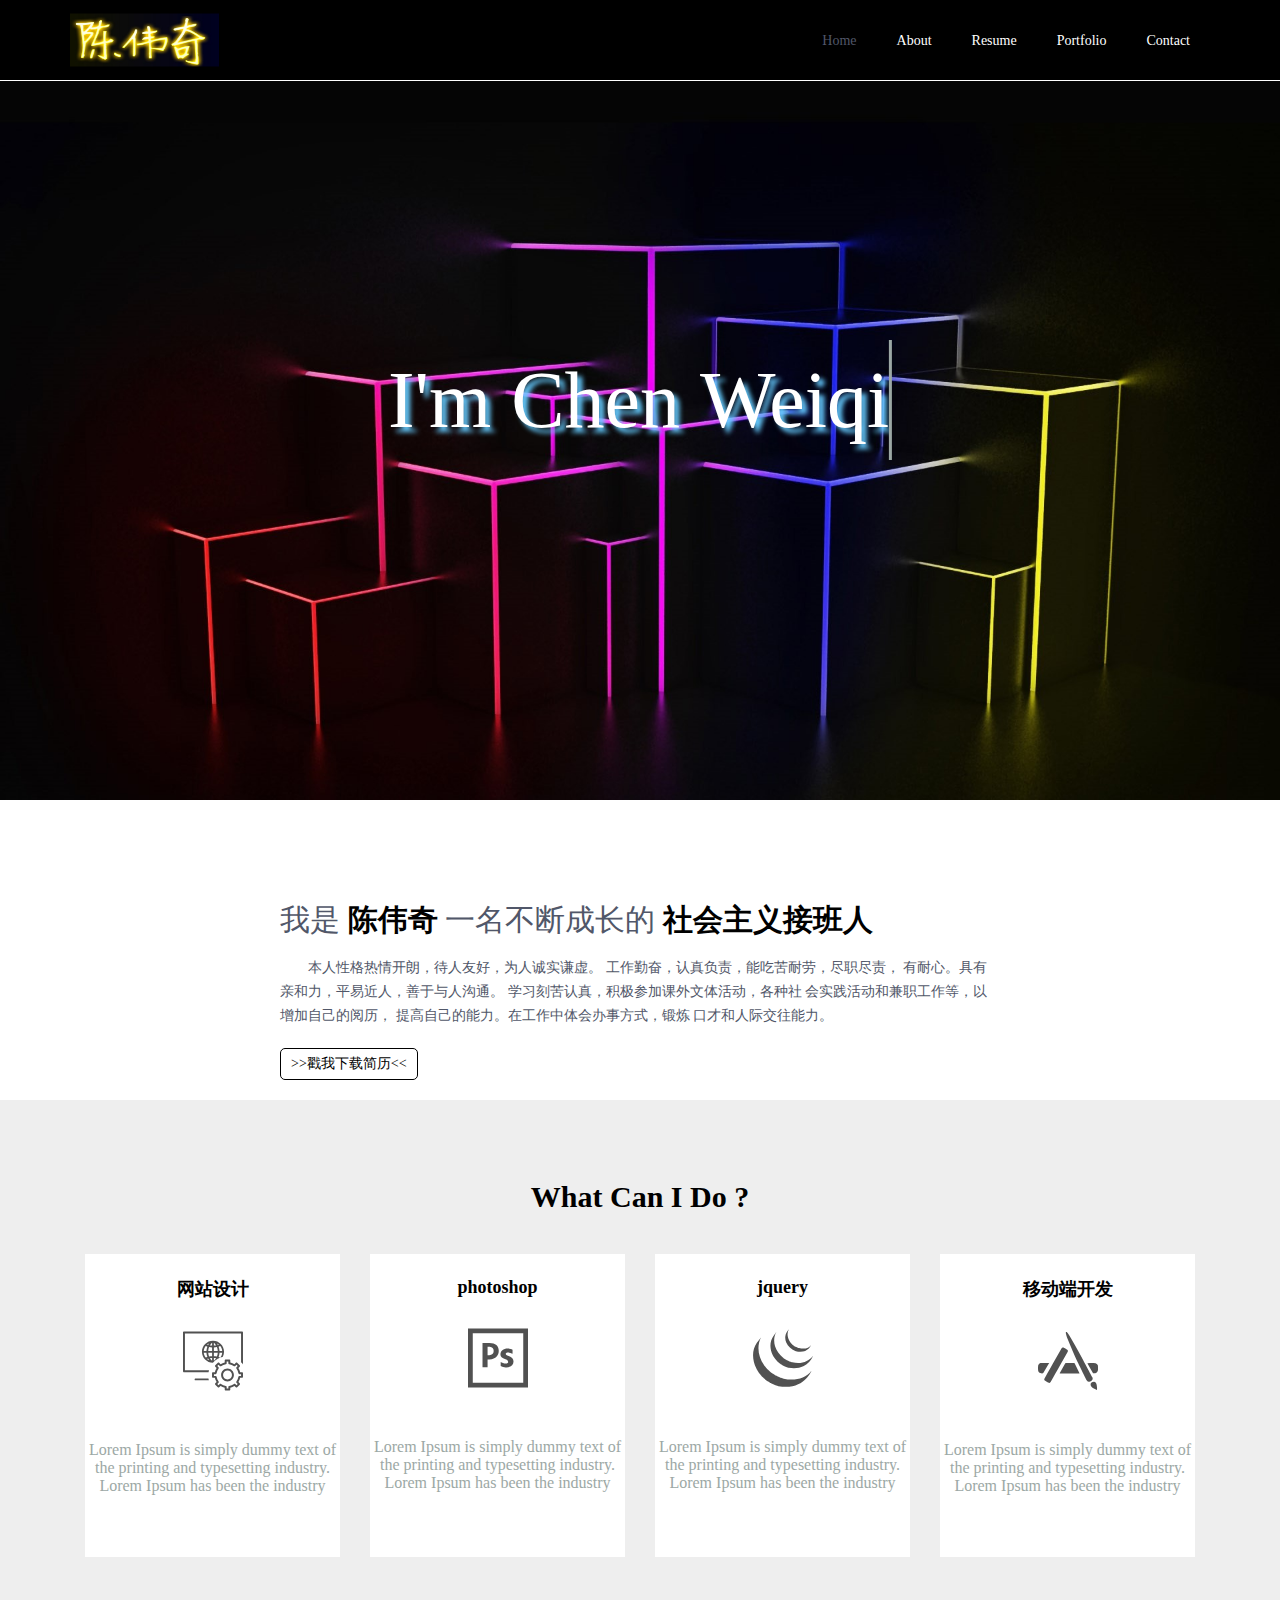
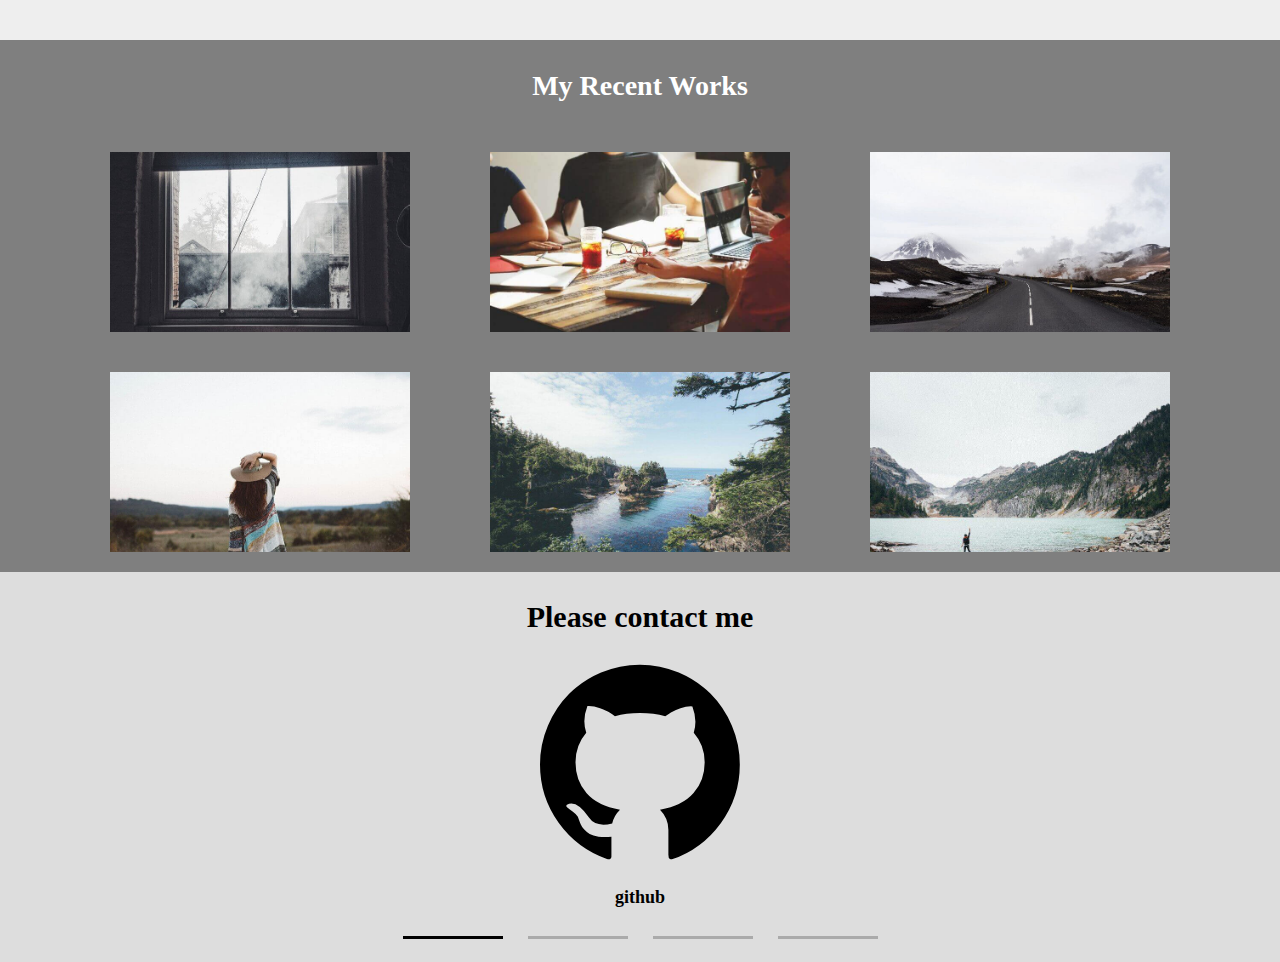
<file: index.html>
<!DOCTYPE html>
<html>
<head lang="en">
    <meta charset="UTF-8">
    <!--<meta name="viewport" content="width=device-width,user-scalable=no,initial-scale=1.0,maximum-scale=1.0,minimum-scale=1.0"/>-->
    <title>陈伟奇的个人网站</title>
    <link rel="shortcut icon" href="img/favicon.ico"/>
    <link rel="stylesheet" href="css/common.css"/>
    <link rel="stylesheet" href="css/index.css"/>
</head>
<body ondragstart=window.event.returnValue=false oncontextmenu=window.event.returnValue=false onselectstart=event.returnValue=false>
    <header id="header">
        <div class="wrapper">
            <div id="name"></div>
            <ul id="nav" class="clearfix">
                <li><a href="#home" class="selected">Home</a></li>
                <li><a href="#about">About</a></li>
                <li><a href="#resume">Resume</a></li>
                <li><a href="#portfolio">Portfolio</a></li>
                <li><a href="#contact">Contact</a></li>
            </ul>
        </div>
    </header>
    <figure id="home">
        <img src="img/banner.jpg" alt="图片加载失败"/>
        <div id="introduce">
            <p class="selected">I'm&nbsp;Chen&nbsp;Weiqi</p>
            <p>From&nbsp;R17&nbsp;Nine</p>
            <p>Teacher&nbsp;Is&nbsp;ZhangYaNan</p>
        </div>

    </figure>
    <article id="about">
        <div class="wrapper">
            <h2 class="title">
                我是
                <strong>陈伟奇</strong>
                一名不断成长的
                <strong>社会主义接班人</strong>
            </h2>
            <p class="content">&emsp;&emsp;本人性格热情开朗，待人友好，为人诚实谦虚。
                工作勤奋，认真负责，能吃苦耐劳，尽职尽责，
                有耐心。具有亲和力，平易近人，善于与人沟通。
                学习刻苦认真，积极参加课外文体活动，各种社
                会实践活动和兼职工作等，以增加自己的阅历，
                提高自己的能力。在工作中体会办事方式，锻炼
                口才和人际交往能力。
            </p>
            <a class="download">&gt;&gt;戳我下载简历&lt;&lt;</a>
        </div>

    </article>
    <div id="resume">
        <div class="wrapper">
            <h2>What Can I Do ?</h2>
            <div class="content">


            <div class="float">
                <h4>网站设计</h4>
                <img src="img/website.svg" alt=""/>
                <p>Lorem Ipsum is simply dummy text of the printing and typesetting industry. Lorem Ipsum has been the industry</p>
            </div>
            <div class="float">
                <h4>photoshop</h4>
                <img src="img/photoshop.svg" alt=""/>
                <p>Lorem Ipsum is simply dummy text of the printing and typesetting industry. Lorem Ipsum has been the industry</p>
            </div>
            <div class="float">
                <h4>jquery</h4>
                <img src="img/jquery.svg" alt=""/>
                <p>Lorem Ipsum is simply dummy text of the printing and typesetting industry. Lorem Ipsum has been the industry</p>
            </div>
            <div class="float">
                <h4>移动端开发</h4>
                <img src="img/mobile.svg" alt=""/>
                <p>Lorem Ipsum is simply dummy text of the printing and typesetting industry. Lorem Ipsum has been the industry</p>
            </div>
        </div>
        </div>
    </div>
    <div id="portfolio">
        <div class="wrapper clearfix">
            <h2>My Recent Works</h2>
            <ul class="container">
                <li><a href="./pages/maze/maze.html" target="_blank">迷宫小游戏</a></li>
                <li><a href="./pages/eyes/eye.html" target="_blank">高倍放大镜</a></li>
                <li><a href="./pages/square/square.html" target="_blank">旋转立方体</a></li>
                <li><a href="./pages/shark/shark.html" target="_blank">会动的鲨鱼</a></li>
                <li><a href="./pages/music/dongliu.html" target="_blank">音乐播放器</a></li>
                <li><a href="./pages/picturewall/picture.html" target="_blank">梦幻照片墙</a></li>
            </ul>
        </div>
    </div>
    <div id="contact">
        <div class="wrapper">
            <h2 class="title">Please contact me</h2>
            <div class="container">
                <ul class="content">
                    <li>
                        <img src="img/github.svg" alt="图片加载失败"/>
                        <p>github</p>
                    </li>
                    <li>
                        <img src="img/phone.svg" alt="图片加载失败"/>
                        <p>phone:13274600091</p>
                    </li>
                    <li>
                        <img src="img/message.svg" alt="图片加载失败"/>
                        <p>e-mail:1912923590@qq.com</p>
                    </li>
                    <li>
                        <img src="img/qq.svg" alt="图片加载失败"/>
                        <p>QQ:1912923590</p>
                    </li>
                </ul>
                <ul class="num clearfix">
                    <li class="selected"></li>
                    <li></li>
                    <li></li>
                    <li></li>
                </ul>
            </div>
        </div>
    </div>
    <script src="javascript/require.js" data-main="javascript/index"></script>
</body>
</html>
</file>
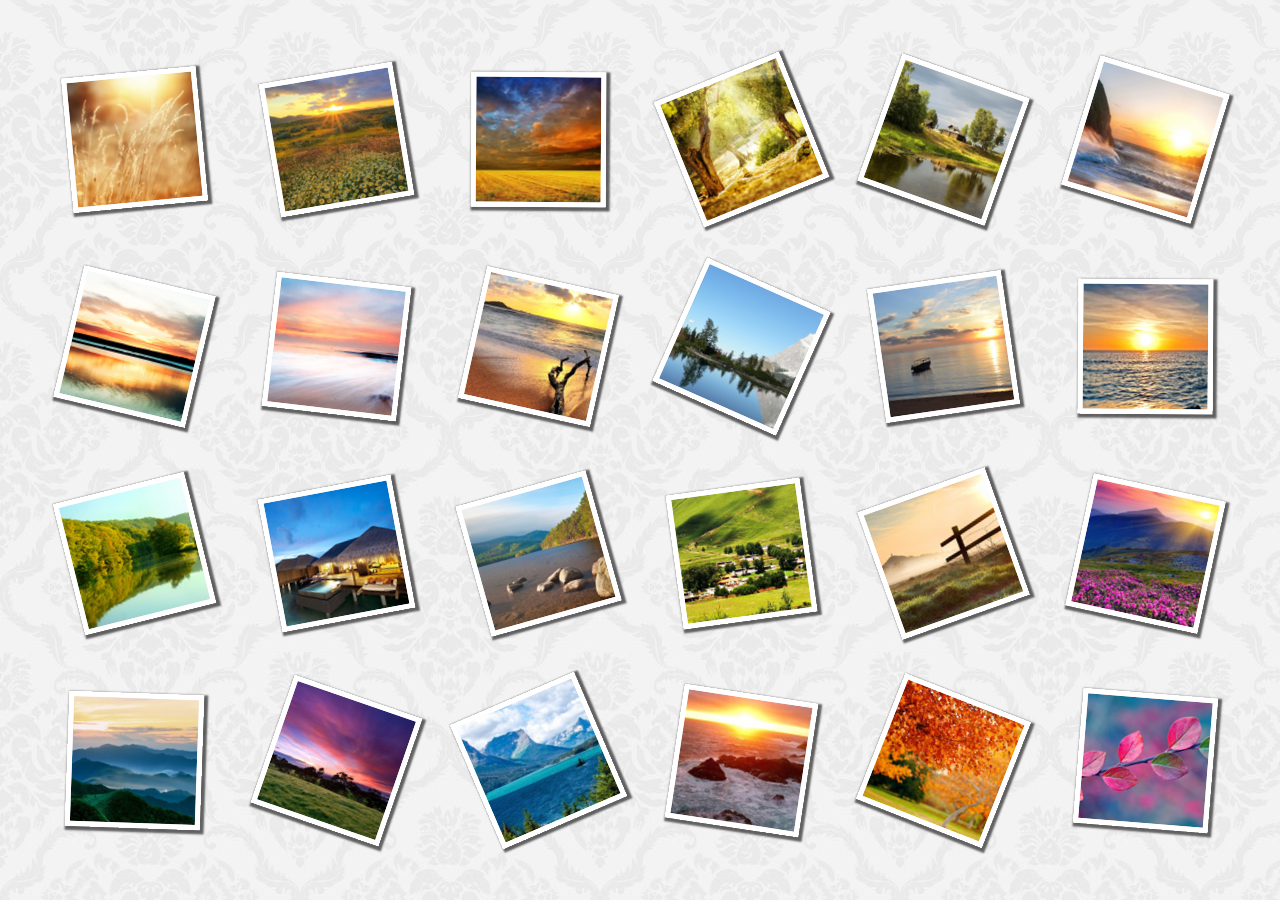
<file: pages/picturewall/picture.html>
<!DOCTYPE html>
<html>
<head lang="en">
    <meta charset="UTF-8">
    <title></title>
    <style>
        *{
            padding: 0;
            margin: 0;
        }
        body,html{
            height: 100%;
            width: 100%;
        }
        #container{
            height: 100%;
            width: 100%;
            background-image: url("img/bg.jpg");
        }
        #container .img{
            width: 125px;
            height: 125px;
            border:5px solid #fff;
            box-shadow: 2px 2px 2px 2px rgba(0,0,0,0.6);
            position: absolute;
            top:-500px;
            left:-500px;
            transition:all 1s ease;
            cursor:pointer;
        }
        #container .img span{
            display:block;
            width: 100%;
            height: 100%;
            /*opacity: 0;*/
            transition: all 1s ease;
            position:absolute;
            top:0;
            left:0;
        }
        #left,#right{
            height: 80px;
            width: 20px;
            position: absolute;
            top:50%;
            margin-top: -40px;
            cursor:pointer;
            display: none;
        }
        #left{
            left:0;
            border-radius: 0 8px 8px 0;
            background: #CCCCCC url("img/prev.png") no-repeat center;
        }
        #right{
            border-radius: 8px 0 0 8px;
            right:0;
            background: #CCCCCC url("img/next.png") no-repeat center;
        }
    </style>
</head>
<body>
<div id="container"></div>
<div id="left"></div>
<div id="right"></div>
<script>
    var oContainer=document.getElementById("container");
    var ROW= 4,COL= 6,NUM=ROW*COL;
    var THUMB_WIDTH = 125, THUMB_HEIGHT = 125,
            BIG_WIDTH = 750, BIG_HEIGHT = 500;
    var count=0;
    var nowindex=0;
    var index=0;
    var aImg;
    var imgWidth;
    var imgHeight;
    var fColGap;
    var fRowGap;
    var fBigRowGap = (oContainer.offsetHeight - BIG_HEIGHT) / 2;
    var fBigColGap = (oContainer.offsetWidth - BIG_WIDTH) / 2;
    var bFlag=true;//true 散 false 合
    var oLeft=document.getElementById("left");
    var oRight=document.getElementById("right");
    function loadSuccess(){
        for(var i=0;i<ROW;i++)
            for(var j=0;j<COL;j++){
                var oDiv=document.createElement("div");
                index++;
                oDiv.style.backgroundImage="url(img/thumbs/"+ index+".jpg)";
                oDiv.className="img";
                oDiv.innerHTML="<span></span>";
                oDiv.pos={
                    col:j,
                    row:i,
                    index:index
                };
                oContainer.appendChild(oDiv);
            }
        //定位
        aImg=oContainer.getElementsByClassName("img");
        imgWidth=aImg[0].offsetWidth;
        imgHeight=aImg[0].offsetHeight;
        fColGap=(oContainer.offsetWidth-imgWidth*COL)/(COL+1);
        fRowGap=(oContainer.offsetHeight-imgHeight*ROW)/(ROW+1);
        for(var i=0;i<NUM;i++){
            aImg[i].style.top=(fRowGap+imgHeight)*aImg[i].pos.row+fRowGap+"px";
            aImg[i].style.left=(fColGap+imgWidth)*aImg[i].pos.col+fColGap+"px";
            aImg[i].style.transitionDelay=(23-i)*100+"ms";
            aImg[i].style.transform="rotate("+ (Math.random()*50-25)+"deg)";
        }
    }
    for(var i=0;i<NUM;i++){
        var oThumbsImg=new Image();
        oThumbsImg.onload=function(){
            count++;
            if(count==NUM*2){
                loadSuccess();
            }
        };
        oThumbsImg.src="img/thumbs/"+ (i+1)+".jpg";
        var oBigImage=new Image();
        oBigImage.onload=function(){
            count++;
            if(count==NUM*2){
                loadSuccess();
            }
        };
        oBigImage.src="img/"+ (i+1)+".jpg";
    }

    oContainer.onclick=function(e){
        if(this=== e.target){
            return false;
        }
        if(bFlag){
            for(var i=0;i<aImg.length;i++){
                aImg[i].style.transitionDelay="0ms";
                aImg[i].style.top=fBigRowGap+THUMB_HEIGHT*aImg[i].pos.row+"px";
                aImg[i].style.left=fBigColGap+THUMB_WIDTH*aImg[i].pos.col+"px";
                aImg[i].style.transform="rotate(0)";
                aImg[i].style.borderWidth="2px";
                aImg[i].style.boxShadow="0 0 0 0";
                var oSpan=aImg[i].getElementsByTagName("span")[0];
                oSpan.style.opacity=1;
                var imgURL;
                if(e.target.className=="img"){
                    imgURL= e.target.pos.index;
                }else{
                    imgURL= e.target.parentNode.pos.index;
                }
                nowindex=imgURL-1;
                oSpan.style.backgroundImage="url(img/"+ imgURL+".jpg)";
                oSpan.style.backgroundPosition = -THUMB_WIDTH * aImg[i].pos.col + "px "+ (-THUMB_HEIGHT * aImg[i].pos.row) +"px";
            }
                oLeft.style.display=oRight.style.display="block";
        }else{
         for(var i=0;i<NUM;i++){
             aImg[i].style.top=(fRowGap+imgHeight)*aImg[i].pos.row+fRowGap+"px";
             aImg[i].style.left=(fColGap+imgWidth)*aImg[i].pos.col+fColGap+"px";
             aImg[i].style.transform="rotate("+ (Math.random()*50-25)+"deg)";
             aImg[i].style.borderWidth = "5px";
             aImg[i].style.boxShadow=" 2px 2px 2px 2px rgba(0,0,0,0.6)";
             var oSpan=aImg[i].getElementsByTagName("span")[0];
             oSpan.style.transitionDelay="0ms";
             oSpan.style.opacity=0;
         }
            oLeft.style.display=oRight.style.display="none";
        }
        bFlag=!bFlag;
    };

oLeft.onclick=oRight.onclick=function(){
    if(this==oLeft){
        nowindex=(nowindex+NUM-1)%NUM;
    }else{
        nowindex=(nowindex+1)%NUM;
    }
    for(var i=0;i<aImg.length;i++){
        var oSpan=aImg[i].getElementsByTagName("span")[0];
        oSpan.style.transitionDelay=Math.random()*1000+600+"ms";
        oSpan.style.backgroundImage="url(img/"+(nowindex+1)+".jpg)";
    }



};

</script>
</body>
</html>
</file>
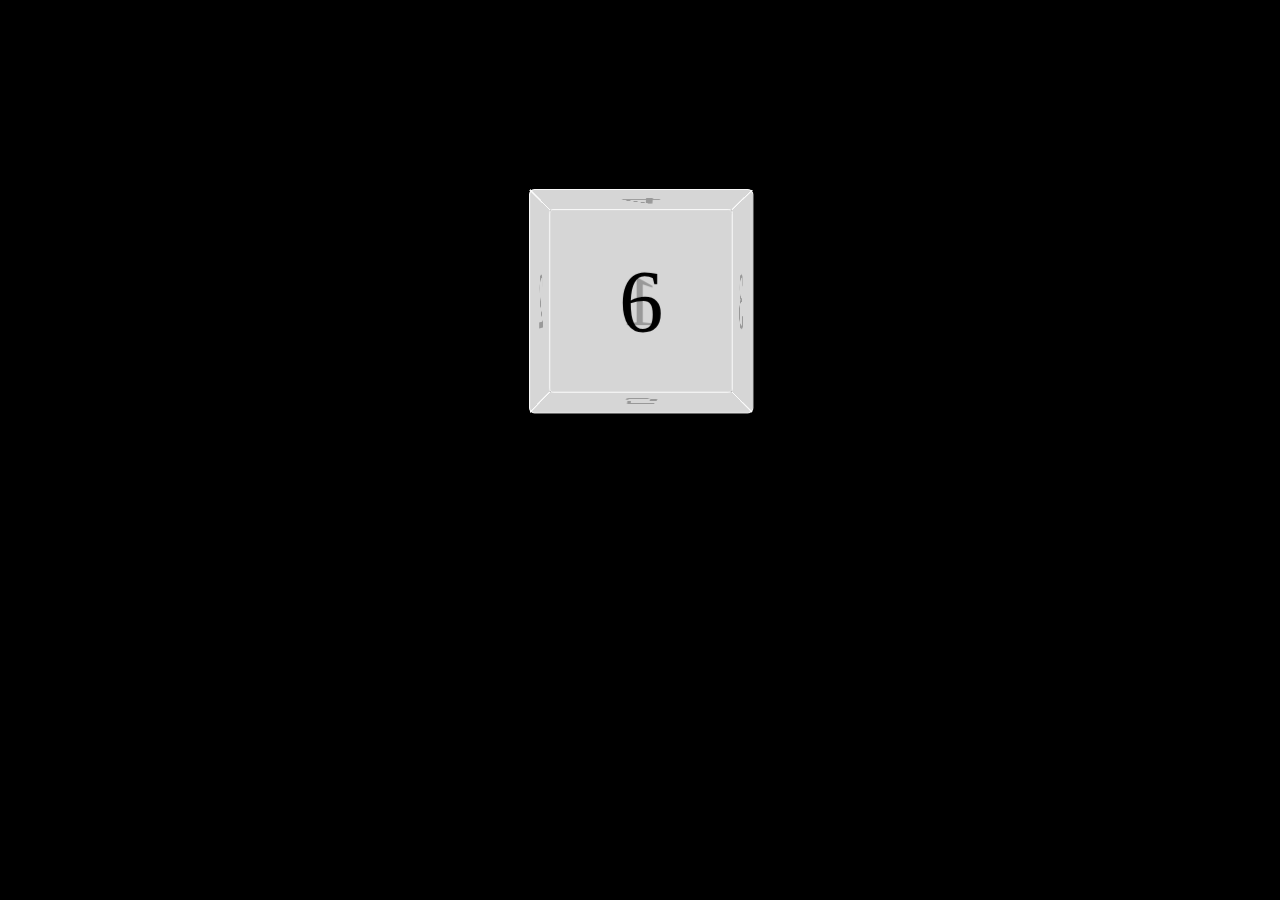
<file: pages/square/square.html>
<!DOCTYPE html>
<html lang="en">
<head>
    <meta charset="UTF-8">
    <title>Title</title>
    <style>
        * {
            margin: 0;
            padding: 0;
        }

        body {
            background: #000000;
            perspective: 1000px;
            perspective-origin: 50% 50%;
        }

        #container {
            position: relative;
            width: 200px;
            height: 200px;
            /*background: #ff0000;*/
            margin: 200px auto;
            transform-style: preserve-3d;
            animation: rotate 2s linear infinite;
        }

        .cube {
            width: 200px;
            height: 200px;
            background: rgba(255, 255, 255, 0.6);
            font-size: 80px;
            text-align: center;
            line-height: 200px;
            border: 1px solid #fff;
            border-radius: 5px;
            position: absolute;
        }

        .one {
            transform: rotateY(180deg) translateZ(100px);
            /*transform: translateZ(-100px) rotateY(180deg);*/
        }

        .two {
            transform: rotateY(-90deg) translateZ(100px);
        }

        .three {
            transform: rotateY(90deg) translateZ(100px);
        }

        .four {
            transform: rotateX(90deg) translateZ(100px);
        }

        .five {
            transform: rotateX(-90deg) translateZ(100px);
        }
        .six{
            transform: translateZ(100px);
        }
        @keyframes rotate {
            from{
                /*transform: rotateY(0deg);*/
            }
            to{
                transform: rotateY(-360deg);
            }
        }
    </style>
</head>
<body>
<div id="container">
    <div class="cube one">1</div>
    <div class="cube two">2</div>
    <div class="cube three">3</div>
    <div class="cube four">4</div>
    <div class="cube five">5</div>
    <div class="cube six">6</div>
</div>
</body>
</html>
</file>
<file: css/common.css>
*{
    padding: 0;
    margin: 0;
}
li{
    list-style: none;
}
a{
    text-decoration: none;
}
img{
   border:0;
}
.clearfix::after{
    content:"";
    display:block;
    clear:both;
}
.wrapper{
    width: 1140px;
    margin: 0 auto;
}
</file>
<file: css/index.css>
#header{
    background: #000;
    height: 80px;
    position: fixed;
    width: 100%;
    border-bottom: 1px solid #fff;
    z-index: 99;
}
#header .wrapper{
    height: 100%;
    position:relative;
}
#name{
    position:absolute;
    top: 50%;
    left:0;
    -webkit-transform: translate(0, -50%);
    -moz-transform: translate(0, -50%);
    -ms-transform: translate(0, -50%);
    -o-transform: translate(0, -50%);
    transform: translate(0, -50%);
    background: #000 url(../img/name.jpg) no-repeat center / 100% 100%;
    width: 149px;
    height: 53px;
}
#nav{
    position: absolute;
    right:0;
    top:50%;
    -webkit-transform: translate(0, -50%);
    -moz-transform: translate(0, -50%);
    -ms-transform: translate(0, -50%);
    -o-transform: translate(0, -50%);
    transform: translate(0, -50%);
}
#nav li{
    float: left;
    margin: 0 20px;
}
#nav a{
    color:#fff;
    font-size: 14px;
    cursor: pointer;
}
#nav a:hover{
    color:#515769;
}
#nav a.selected{
    color:#515769;
}
#home{
    position: relative;
    padding-top: 80px;
}
#home img{
    width: 100%;
    display: block;
}
#introduce{
    -webkit-transform: translate(-50%, -50%);
    -moz-transform: translate(-50%, -50%);
    -ms-transform: translate(-50%, -50%);
    -o-transform: translate(-50%, -50%);
    transform: translate(-50%, -50%);
    position: absolute;
    top:50%;
    left:50%;
    height: 120px;
    line-height: 120px;
    /*background: #cccccc;*/
    border-right:3px solid #9ca8a5;
    overflow: hidden;
}
#introduce .selected{
    display:inline-block;
    *display:inline;
    *zoom:1;
}
#introduce p{
    display:none;
    color:#ffffff;
    font-size: 80px;
    text-shadow: 5px 5px 5px #6cf;
}

#about{
    padding: 100px 0 20px;
}
#about .wrapper{
    width: 720px;
}
#about .title{
    margin-bottom: 15px;
    font-size: 30px;
    color: #515769;
    font-weight: 300;
}
#about .title strong{
    color:#000;
    font-weight: 700;
}
#about .content{
    font-weight: 300;
    font-size: 14px;
    line-height: 24px;
    color:#515769;
    margin-bottom: 20px;
}
#about .download{
    display: inline-block;
    color:#000;
    padding: 6px 10px;
    border:1px solid #000;
    -webkit-border-radius: 5px;
    -moz-border-radius:5px;
    -ms-border-radius:5px;
    -o-border-radius:5px;
    border-radius: 5px;
    font-size: 14px;
    cursor:pointer;
    font-weight: 400;
    transition: all 0.5s;
}
#about .download:hover{
    color:#fff;
    background: #000;
}
/*********************/
#resume{
    overflow: hidden;
    height:420px;
    padding-top: 80px;
    padding-bottom:40px;
    background: #eeeeee;
}
#resume h2{
   font-size: 30px;
    font-weight: 700;
    text-align: center;
    margin: 0 auto 40px;

}
#resume .content{
    display: flex;
    height: 300px;
}
#resume .float{
    height: 100%;
    flex-grow: 1;
    margin: 0 15px;
    background: #fff;
    transition: all 0.5s;
    border-top:3px solid #fff;
}
#resume .float:hover{
    border-color:#000;
}
#resume .float h4{
    margin: 20px 0;
    text-align: center;
    color:#000;
    font-size: 18px;
    font-weight: 600;
}
#resume .float img{
    width: 60px;
    height:60px;
    margin: 30px auto 10px;
    display:block;
    transition: all 0.5s;
}
#resume .float img:hover{
    width: 100px;
    height:100px;
    margin: 0 auto ;
}
#resume .float p{
    height: 128px;
    text-align: center;
    color:#9ca8a5;
    transform: translate(0,40px);
}
/*********************/
#portfolio{
    background: rgba(0,0,0,0.5);
    overflow:hidden;
}
#portfolio h2{
    color:#fff;
    margin: 30px 0;
    font-weight:700;
    font-size: 28px;
    text-align: center;
}
#portfolio .container{
    display: flex;
    flex-wrap: wrap;
    justify-content: space-around;
}
#portfolio .container li{
    min-width: 300px;
    max-width: 300px;
    height: 180px;
    background: #ccc;
    flex-grow: 1;
    background-size: 100%;
    margin: 20px 0;
    position: relative;
    overflow:hidden;
}
#portfolio .container li a{
    display:block;
    position:absolute;
    height: 100%;
    text-align: center;
    cursor:pointer;
    color:#fff;
    background: rgba(0,0,0,0.5);
    width: 100%;
    transition: all 0.3s linear;
    font-size: 25px;
    font-weight: 800;
    line-height: 180px;
}
#portfolio .container li:nth-of-type(3) a{
    top:-100%;
}
#portfolio .container li:nth-of-type(3):hover a{
    top:0;
}
#portfolio .container li:nth-of-type(4) a{
    bottom:-100%;
}
#portfolio .container li:nth-of-type(4):hover a{
    bottom:0;
}
#portfolio .container li:nth-of-type(1) a,
#portfolio .container li:nth-of-type(2) a{
    left:-100%;
}
#portfolio .container li:nth-of-type(1):hover a,
#portfolio .container li:nth-of-type(2):hover a{
    left:0;
}
#portfolio .container li:nth-of-type(5) a,
#portfolio .container li:nth-of-type(6) a{
    right:-100%;
}
#portfolio .container li:nth-of-type(5):hover a,
#portfolio .container li:nth-of-type(6):hover a{
    right:0;
}
/*******�ָ���********/
#contact{
    height: 350px;
    width: 100%;
    background: #ddd;
    padding:20px 0;
}
#contact .wrapper{
    width: 500px;
}
#contact .title{
    height: 50px;
    text-align: center;
    line-height: 50px;
    font-size: 30px;
}
#contact .container{
    width: 100%;
    overflow: hidden;
    position: relative;
    height: 300px;
}
#contact .content{
    position: absolute;
    top:0;
    left:0;
    width: 400%;
    height: 100%;
}
#contact .content li{
    float: left;
    position: relative;
    height: 100%;
    width: 25%;
}
#contact .content li img{
    display: block;
    width: 200px;
    height: 200px;
    position: absolute;
    top:50%;
    left:50%;
    transform-origin:100px 100px;
    margin-top: -130px;
    margin-left:-100px;
}
#contact .content li img:hover{
    animation:rotate 1s;
}
#contact .content li p{
    position: absolute;
    bottom:35px;
    width: 100%;
    text-align: center;
    height: 20px;
    line-height: 20px;
    color:#000;
    font-size: 18px;
    font-weight: 700;
}
#contact .num{
    position: absolute;
    bottom:3px;
    width: 100%;
}
#contact .num li{
    width: 20%;
    margin: 0 2.5%;
    height:3px;
    background-color:#aaa;
    float: left;
    cursor: pointer;
}
#contact .num .selected{
    background: #000;
}
@keyframes rotate{
    0%{
        transform:rotate(0deg);
    }
    100%{
        transform:rotate(360deg);
    }

}
</file>
